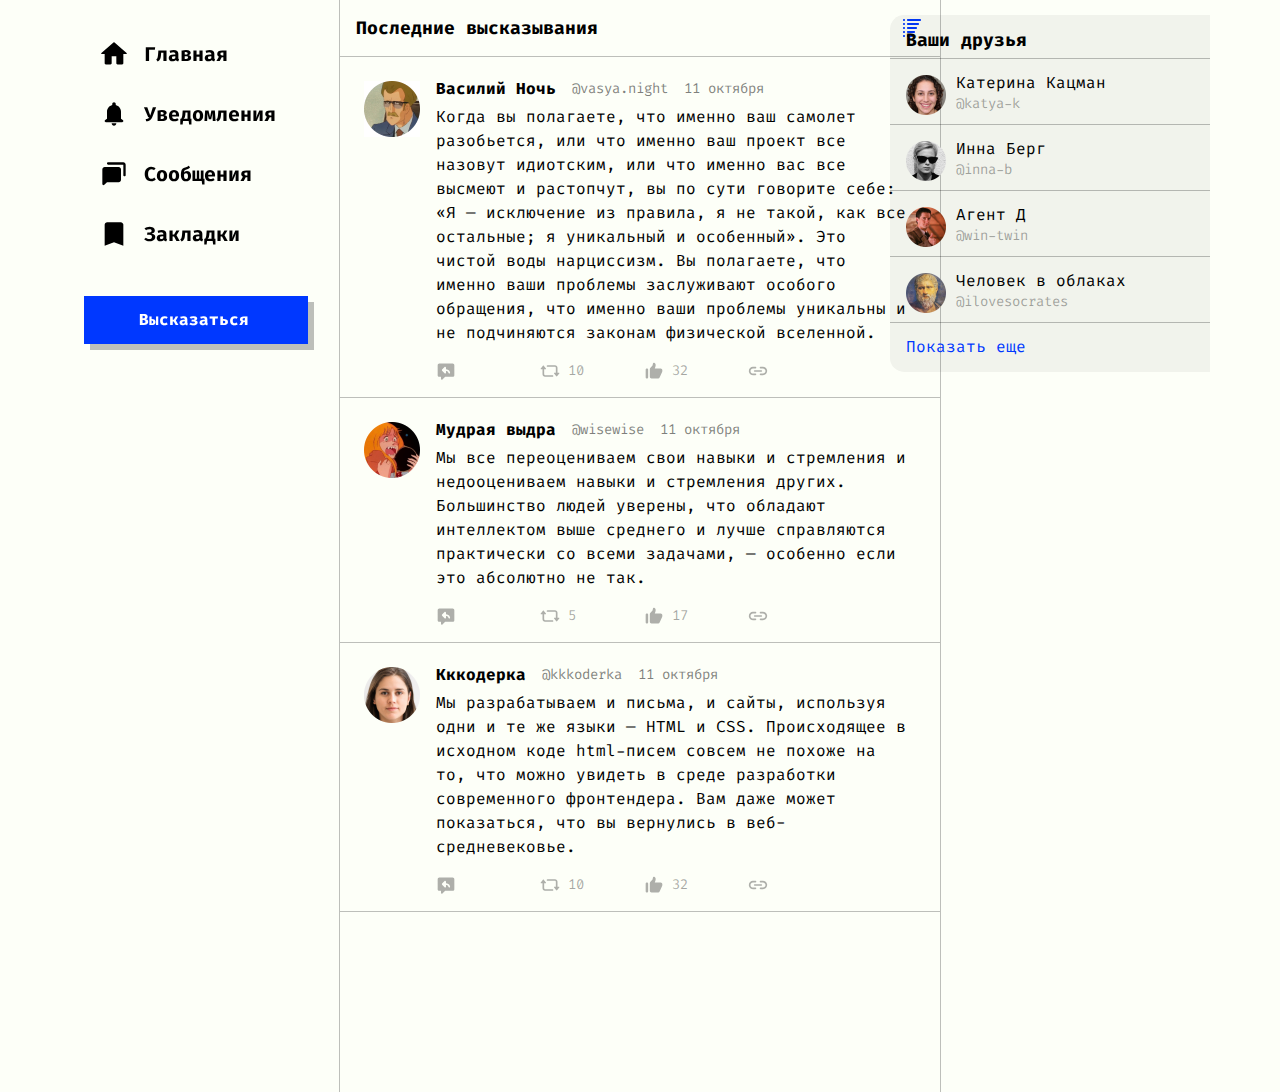
<file: index.html>
<!DOCTYPE html>
<html lang="ru" dir="ltr">
<head>
  <meta charset="utf-8">
  <title>Twi-clone</title>
  <link rel="stylesheet" href="styles/main.css">
  <meta name='viewport' content='width=device-width,initial-scale=1'/>
</head>
<body>
  <nav>
    <ul class="nav__menu">
      <li>
        <a href="#">
          <div class="nav__menu__icon nav__menu__icon--home"></div>
          <span class="nav__menu__text">Главная</span>

        </a>
      </li>
      <li>
        <a href="#">
          <div class="nav__menu__icon nav__menu__icon--bell"></div>
          <span class="nav__menu__text">Уведомления</span>
        </a>
      </li>
      <li>
        <a href="#">
          <div class="nav__menu__icon nav__menu__icon--chat"></div>
          <span class="nav__menu__text">Сообщения</span>
        </a>
      </li>
      <li>
        <a href="#">
          <div class="nav__menu__icon nav__menu__icon--bookmark"></div>
          <span class="nav__menu__text">Закладки</span>
        </a>
      </li>
    </ul>
    <a class="nav__button" href="#">
      <div class="nav__button__icn">

      </div>
      <span class="nav__button__text">Высказаться</span>
    </a>
  </nav>

  <main>
    <header class="main__header">
      <h2>Последние высказывания</h2>
      <img src="images/sort-icn.svg" alt="">
    </header>

    <article class="tweet">
      <img class="tweet__ava" src="images/ava-vasya.jpg" alt="">
      <div class="tweet__body">
        <header class="tweet__body__header">
          <h3>Василий Ночь</h3>
          <a href="#">@vasya.night</a>
          <a href="#">11 октября</a>
        </header>
        <p>Когда вы полагаете, что именно ваш самолет разобьется, или что именно ваш проект все назовут идиотским, или что именно вас все высмеют и растопчут, вы по сути говорите себе: «Я — исключение из правила, я не такой, как все остальные; я уникальный и особенный». Это чистой воды нарциссизм. Вы полагаете, что именно ваши проблемы заслуживают особого обращения, что именно ваши проблемы уникальны и не подчиняются законам физической вселенной.</p>
        <ul class="tweet__body__actions">
          <li>
            <img src="images/reply-icn.svg" alt="">
          </li>
          <li>
            <img src="images/retweet-icn.svg" alt="">
            <span>10</span>
          </li>
          <li>
            <img src="images/like-icn.svg" alt="">
            <span>32</span>
          </li>
          <li>
            <img src="images/link-icn.svg" alt="">
          </li>
        </ul>
      </div>
    </article>
    <article class="tweet">
      <img class="tweet__ava" src="images/ava-wise.png" alt="">
      <div class="tweet__body">
        <header class="tweet__body__header">
          <h3>Мудрая выдра</h3>
          <a href="#">@wisewise</a>
          <a href="#">11 октября</a>
        </header>
        <p>Мы все переоцениваем свои навыки и стремления и недооцениваем навыки и стремления других. Большинство людей уверены, что обладают интеллектом выше среднего и лучше справляются практически со всеми задачами, — особенно если это абсолютно не так.</p>
        <ul class="tweet__body__actions">
          <li>
            <img src="images/reply-icn.svg" alt="">
          </li>
          <li>
            <img src="images/retweet-icn.svg" alt="">
            <span>5</span>
          </li>
          <li>
            <img src="images/like-icn.svg" alt="">
            <span>17</span>
          </li>
          <li>
            <img src="images/link-icn.svg" alt="">
          </li>
        </ul>
      </div>
    </article>
    <article class="tweet">
      <img class="tweet__ava" src="images/ava-kkoderka.png" alt="">
      <div class="tweet__body">
        <header class="tweet__body__header">
          <h3>Кккодерка</h3>
          <a href="#">@kkkoderka</a>
          <a href="#">11 октября</a>
        </header>
        <p>Мы разрабатываем и письма, и сайты, используя одни и те же языки — HTML и CSS. Происходящее в исходном коде html-писем совсем не похоже на то, что можно увидеть в среде разработки современного фронтендера. Вам даже может показаться, что вы вернулись в веб-средневековье.</p>
        <ul class="tweet__body__actions">
          <li>
            <img src="images/reply-icn.svg" alt="">
          </li>
          <li>
            <img src="images/retweet-icn.svg" alt="">
            <span>10</span>
          </li>
          <li>
            <img src="images/like-icn.svg" alt="">
            <span>32</span>
          </li>
          <li>
            <img src="images/link-icn.svg" alt="">
          </li>
        </ul>
      </div>
    </article>
  </main>

  <aside>
    <ul>
      <li>Ваши друзья</li>
      <li class="user">
        <img class="user__friend__ava" src="images/ava-katya.png" alt="">
        <div class="user__friend">
          <div class="user__friend__name">
            Катерина Кацман
          </div>
          <a class="user__friend__nick" href="#">
            @katya-k
          </a>
        </div>
      </li>
      <li class="user">
        <img class="user__friend__ava" src="images/ava-inna.png" alt="">
        <div class="user__friend">
          <div class="user__friend__name">
            Инна Берг
          </div>
          <a class="user__friend__nick" href="#">
            @inna-b
          </a>
        </div>
      </li>
      <li class="user">
        <img class="user__friend__ava" src="images/ava-dale.png" alt="">
        <div class="user__friend">
          <div class="user__friend__name">
            Агент Д
          </div>
          <a class="user__friend__nick" href="#">
            @win-twin
          </a>
        </div>
      </li>
      <li class="user">
        <img class="user__friend__ava" src="images/ava-platon.png" alt="">
        <div class="user__friend">
          <div class="user__friend__name">
            Человек в облаках
          </div>
          <a class="user__friend__nick" href="#">
            @ilovesocrates
          </a>
        </div>
      </li>
      <li>Показать еще</li>
    </ul>
  </aside>


</body>
</html>


</body>
</html>
</file>
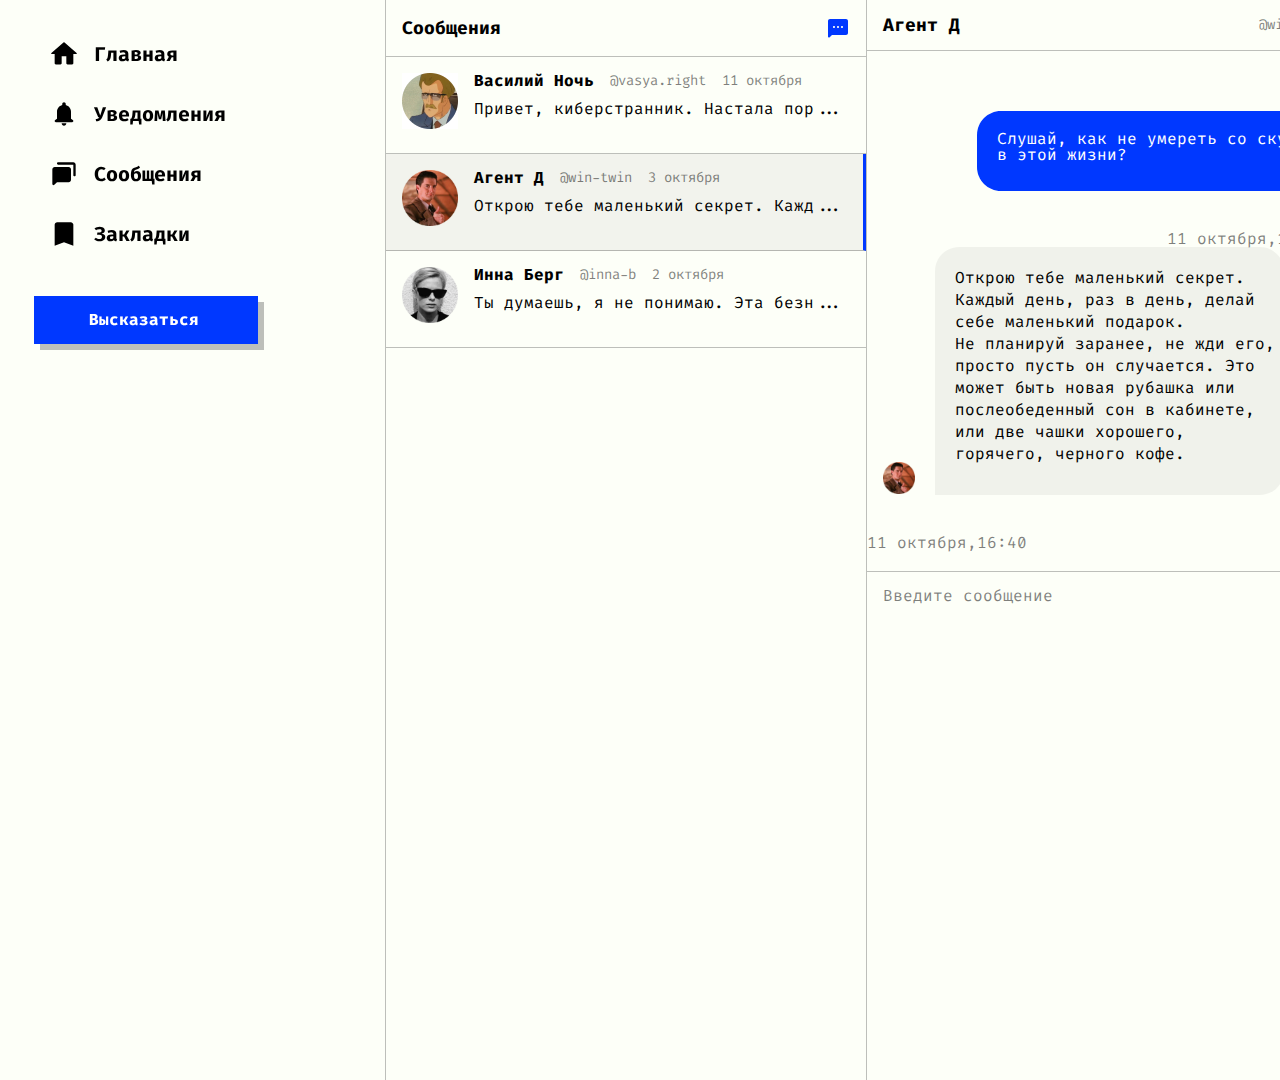
<file: twi-clone2.0/index.html>
<!DOCTYPE html>
<html lang="ru" dir="ltr">
  <head>
    <meta charset="utf-8">
    <title>Twi-clone message</title>
    <link rel="stylesheet" href="styles/main2.css">
  </head>
  <body>

    <nav>
      <ul class="nav__menu">
        <li>
          <a href="#">
            <div class="nav__menu__icon nav__menu__icon--home"></div>
            <span class="nav__menu__text">Главная</span>

          </a>
        </li>
        <li>
          <a href="#">
            <div class="nav__menu__icon nav__menu__icon--bell"></div>
            <span class="nav__menu__text">Уведомления</span>
          </a>
        </li>
        <li>
          <a href="#">
            <div class="nav__menu__icon nav__menu__icon--chat"></div>
            <span class="nav__menu__text">Сообщения</span>
          </a>
        </li>
        <li>
          <a href="#">
            <div class="nav__menu__icon nav__menu__icon--bookmark"></div>
            <span class="nav__menu__text">Закладки</span>
          </a>
        </li>
      </ul>
      <a class="nav__button" href="#">
        <div class="nav__button__icn">

        </div>
        <span class="nav__button__text">Высказаться</span>
      </a>
    </nav>

    <div class="chat">

        <main>
          <header class="main__chat__header">
            <h2>Сообщения</h2>
            <img src="../images/new-msg-icn.svg" alt="">
          </header>
          <article class="prev">
            <img class="prev__ava" src="../images/ava-vasya.jpg" alt="">
            <div class="chat__body">
              <header class="chat__body__header">
                <h3>Василий Ночь</h3>
                <a href="#">@vasya.right</a>
                <a href="#">11 октября</a>
              </header>
              <p>Привет, киберстранник. Настала пор...</p>
            </div>
          </article>
          <article class="prev highlight">
            <img class="prev__ava" src="../images/ava-dale.png" alt="">
            <div class="chat__body">
              <header class="chat__body__header">
                <h3>Агент Д</h3>
                <a href="#">@win-twin</a>
                <a href="#">3 октября</a>
              </header>
              <p>Открою тебе маленький секрет. Кажд...</p>
            </div>
          </article>
          <article class="prev">
            <img class="prev__ava" src="../images/ava-inna.png" alt="">
            <div class="chat__body">
              <header class="chat__body__header">
                <h3>Инна Берг</h3>
                <a href="#">@inna-b</a>
                <a href="#">2 октября</a>
              </header>
              <p>Ты думаешь, я не понимаю. Эта безн...</p>
            </div>
          </article>
        </main>

      <aside class="">
        <header class="window__chat__header">
          <h2>Агент Д</h2>
          <a href="#">@win-twin</a>
        </header>

        <article class="chat__blue">
          <p>Слушай, как не умереть со скуки в этой жизни?</p>
          <ul class="chat__blue__status">
            <li>11 октября,</li>
            <li>12:00</li>
          </ul>
        </article>

        <article class="chat__green">
          <div class="chat_green_message">
            <img src="../images/ava-dale.png" alt="">
            <p>Открою тебе маленький секрет. Каждый день, раз в день, делай себе маленький подарок. Не планируй заранее, не жди его, просто пусть он случается. Это может быть новая рубашка или послеобеденный сон в кабинете, или две чашки хорошего, горячего, черного кофе.</p>
          </div>

          <ul class="chat__green__status">
            <li>11 октября,</li>
            <li>16:40</li>
          </ul>
        </article>

        <article class="window__chat__bottom">
          <p>Введите сообщение</p>
          <img src="../images/icons8-sent1.svg" alt="">
        </article>

      </aside>

    </div>

  </body>
</html>
</file>
<file: styles/main.css>
@import "reset.css";
@import url('https://fonts.googleapis.com/css?family=Fira+Code:400,700&display=swap&subset=cyrillic');


body {
  font-family: 'Fira Code', monospace;
  -webkit-font-smoothing: antialiased;
  -moz-osx-font-smoothing: grayscale;
  background-color: #FDFFF8;
  box-sizing: border-box;
}

main {
  width: 600px;
  min-height: 100vh;
  margin: 0 auto;
  border-left: 1px solid rgba(0, 0, 0, 0.25);
  border-right: 1px solid rgba(0, 0, 0, 0.25);
  padding-bottom: 20vh;
}

.main__header {
  font-size: 18px;
  font-weight: bold;
  padding: 16px;
  display: flex;
  justify-content: space-between;
  align-items: center;
  border-bottom: 1px solid rgba(0, 0, 0, 0.25);
}

.tweet {
  display: flex;
  padding: 24px 32px 16px 24px;
  border-bottom: 1px solid rgba(0, 0, 0, 0.25);
}

.tweet__ava {
  width: 56px;
  height: 56px;
  margin-right: 16px;
}

.tweet__body__header {
  display: flex;
  align-items: center;
}

.tweet__body__header * {
  margin-right: 16px;
}

.tweet__body__header h3 {
  font-size: 16px;
  font-weight: bold;
}

.tweet__body__header a {
  font-size: 14px;
  color: rgba(0, 0, 0, .5);
  text-decoration: none;
}

.tweet__body__header a:hover {
  text-decoration: underline;
}

.tweet__body p {
  font-size: 16px;
  line-height: 24px;
  padding: 8px 0 16px;
}

.tweet__body__actions {
  display: flex;
}

.tweet__body__actions li {
  margin-right: 84px;
  font-size: 14px;
  color: rgba(0, 0, 0, 0.35);
  display: flex;
  align-items: center;
  position: relative;
}

.tweet__body__actions li span {
  position: absolute;
  left: 28px;
}


/*Навигация*/

nav {
  position: fixed;
  left: calc((100vw - 600px) / 2);
  transform: translateX(-100%);
  padding: 24px 32px 0 0;
}

.nav__menu li a {
  display: inline-flex;
  align-items: center;
  font-size: 20px;
  font-weight: bold;
  text-decoration: none;
  padding: 16px 32px 16px 16px;
  color: inherit;
  border-radius: 50px;
}

.nav__menu li:hover a {
  background: rgba(0, 0, 0, 0.05);
  color: #0038FF;
}

.nav__menu__icon {
  width: 28px;
  height: 28px;
  background: rgb(0,0,0);
  margin-right: 16px;
}

.nav__menu li:hover .nav__menu__icon {
  background: #0038FF;
}

.nav__menu__icon--home {
  mask: url(../images/home-icn.svg);
  -webkit-mask: url(../images/home-icn.svg);
}

.nav__menu__icon--bell {
  mask: url(../images/bell-icn.svg);
  -webkit-mask: url(../images/bell-icn.svg);
}

.nav__menu__icon--chat {
  mask: url(../images/chat-icn.svg);
  -webkit-mask: url(../images/chat-icn.svg);
}

.nav__menu__icon--bookmark {
  mask: url(../images/bookmark-icn.svg);
  -webkit-mask: url(../images/bookmark-icn.svg);
}

.nav__button {
  font-size: 16px;
  font-weight: bold;
  color: #fff;
  background: #0038FF;
  padding: 16px 55px;
  text-decoration: none;
  margin-top: 32px;
  display: block;
  box-shadow: 6px 6px 0 rgba(0, 0, 0, 0.25);
}

.nav__btn:hover {
  filter: brightness(1.25);
}

/* Друзья */

aside {
  width: 320px;
  min-height: 304px;
  background-image: url(../images/Rectangle1.svg);
  background-repeat: no-repeat;
  background-size: cover;
  position: absolute;
  right: 70px;
  top: 15px;
}

/* aside ul {
  margin: 16px 8px;
} */

.user__friend {
  display: flex;
  flex-direction: column;
}

.user__friend a {
  font-size: 14px;
  text-decoration: none;
  color: rgba(0, 0, 0, 0.35);
}

aside ul li {
  font-size: 16px;
  margin-bottom: 16px;
  /* margin-left: 16px; */
  padding-bottom: 9px;
  padding-left: 16px;
  display: flex;
  border-bottom: 1px solid rgba(0, 0, 0, 0.25);
}

aside ul li:first-child {
  font-weight: bold;
  font-size: 18px;
  padding-top: 16px;
  margin-bottom: 16px;
  /* border-bottom: 1px solid rgba(0, 0, 0, 0.25); */
}

aside ul li:last-child {
  border-bottom: none;
  font-size: 16px;
  margin-bottom: 8px;
  color: #0038FF;
}

.user__friend__ava {
  width: 40px;
  height: 40px;
  margin-right: 10px;
}

.user__friend {
  display: flex;
}

.user__friend__name {
  margin-bottom: 6px;
}

@media (max-width: 1024px) {

  nav {
    padding: 16px 16px 0 0;
  }

.nav__menu__text {
  display: none;
}

.nav__button__text {
  display: none;
}

.nav__button__icn {
  width: 20px;
  height: 20px;
  background-image: url(../images/pencil.svg);
}

.nav__button {
  padding: 0;
  width: 32px;
  height: 32px;
  border-radius: 32px;
  display: flex;
  align-items: center;
  justify-content: center;
}

.nav__menu li a {
  padding: 16px 0;
}

aside ul {
  margin-left: 16px;
}

@media (max-width: 768px) {

body {
  margin-left: 65px;
}

nav {
  margin-left: 25px;
}

aside {
  display: none;
}

}

@media (max-width: 320px) {

  body {
    width: 320px;
  }

  nav {
    display: flex;
    flex-direction: row;
    align-items: center;
  }

}
</file>
<file: twi-clone2.0/styles/main2.css>
@import "reset.css";
@import url('https://fonts.googleapis.com/css?family=Fira+Code:400,700&display=swap&subset=cyrillic');


body {
  font-family: 'Fira Code', monospace;
  -webkit-font-smoothing: antialiased;
  -moz-osx-font-smoothing: grayscale;
  background-color: #FDFFF8;
  box-sizing: border-box;
}


main {
  width: 480px;
  min-height: 100vh;
  /* margin: 0 auto; */
  border-left: 1px solid rgba(0, 0, 0, 0.25);
  border-right: 1px solid rgba(0, 0, 0, 0.25);
  padding-bottom: 20vh;

  /* position: absolute;
  left: 430px; */
}
/*
main aside {
  display: flex;
  flex-direction: row;
} */


aside {
  width: 480px;
  border-right: 1px solid rgba(0, 0, 0, 0.25);
  /* position: relative;
  margin-left: 20px; */
}

.chat {
  width: 1088px;
  display: flex;
  margin-left: 385px;
}

.prev__ava {
  width: 56px;
  height: 56px;
  margin-right: 16px;
}

.main__chat__header {
  font-size: 18px;
  font-weight: bold;
  padding: 16px;
  display: flex;
  justify-content: space-between;
  align-items: center;
  border-bottom: 1px solid rgba(0, 0, 0, 0.25);
}

.chat__body__header {
  display: flex;
  align-items: center;
}

.chat__body__header * {
  margin-right: 16px;
}

.chat__body__header h3 {
  font-size: 16px;
  font-weight: bold;
}

.chat__body__header a {
  font-size: 14px;
  color: rgba(0, 0, 0, .5);
  text-decoration: none;
}

.chat__body__header a:hover {
  text-decoration: underline;
}

.prev {
  display: flex;
  padding: 16px;
  border-bottom: 1px solid rgba(0, 0, 0, 0.25);
}

.chat__body p {
  font-size: 16px;
  line-height: 24px;
  padding: 8px 0 16px;
}

.highlight {
  background-color: #F2F3ED;
  border-right: 3px solid #0038FF;
}

/* Окно чата */

.window__chat__header {
  padding: 16px;
  display: flex;
  justify-content: space-between;
  align-items: center;
  border-bottom: 1px solid rgba(0, 0, 0, 0.25);
}

.window__chat__header h2 {
  font-size: 18px;
  font-weight: bold;
}

.window__chat__header a {
  font-size: 14px;
  color: rgba(0, 0, 0, .5);
  text-decoration: none;
}

/* Навигация */

nav {
  position: fixed;
  left: calc((100vw - 700px) / 2);
  transform: translateX(-100%);
  padding: 24px 32px 0 0;
}

.nav__menu li a {
  display: inline-flex;
  align-items: center;
  font-size: 20px;
  font-weight: bold;
  text-decoration: none;
  padding: 16px 32px 16px 16px;
  color: inherit;
  border-radius: 50px;
}

.nav__menu li:hover a {
  background: rgba(0, 0, 0, 0.05);
  color: #0038FF;
}

.nav__menu__icon {
  width: 28px;
  height: 28px;
  background: rgb(0,0,0);
  margin-right: 16px;
}

.nav__menu li:hover .nav__menu__icon {
  background: #0038FF;
}

.nav__menu__icon--home {
  mask: url(../../images/home-icn.svg);
  -webkit-mask: url(../../images/home-icn.svg);
}

.nav__menu__icon--bell {
  mask: url(../../images/bell-icn.svg);
  -webkit-mask: url(../../images/bell-icn.svg);
}

.nav__menu__icon--chat {
  mask: url(../../images/chat-icn.svg);
  -webkit-mask: url(../../images/chat-icn.svg);
}

.nav__menu__icon--bookmark {
  mask: url(../../images/bookmark-icn.svg);
  -webkit-mask: url(../../images/bookmark-icn.svg);
}

.nav__button {
  font-size: 16px;
  font-weight: bold;
  color: #fff;
  background: #0038FF;
  padding: 16px 55px;
  text-decoration: none;
  margin-top: 32px;
  display: block;
  box-shadow: 6px 6px 0 rgba(0, 0, 0, 0.25);
}

.nav__btn:hover {
  filter: brightness(1.25);
}

.chat__blue__status,
.chat__green__status {
  display: flex;
  align-items: center;
  color: rgba(0, 0, 0, 0.5);
}

.chat__blue ul {
  margin-left: 300px;
}

.chat__blue p {
  width: 349px;
  height: 80px;
  color: #fff;
  padding: 20px;
  background-image: url(../../images/Rectangle9.svg);
  background-repeat: no-repeat;
  margin-left: 110px;
  margin-top: 60px;
}

.chat__green p {
  width: 325px;
  height: 248px;
  padding: 20px;
  background-image: url(../../images/Rectangle10.svg);
  background-repeat: no-repeat;
  line-height: 22px;
  margin-left: 20px;
}

.chat_green_message {
  display: flex;

}

.window__chat__bottom {
  display: flex;
  justify-content: space-between;
  flex-direction: row;
  border-top: 1px solid rgba(0, 0, 0, 0.25);
  padding: 16px;
  margin-top: 20px;
}

.window__chat__bottom p {
  font-size: 16px;
  color: rgba(0, 0, 0, 0.5);
}

.chat__green img {
  width: 32px;
  height: 32px;
  margin-top: 215px;
  margin-left: 16px;
}
</file>
